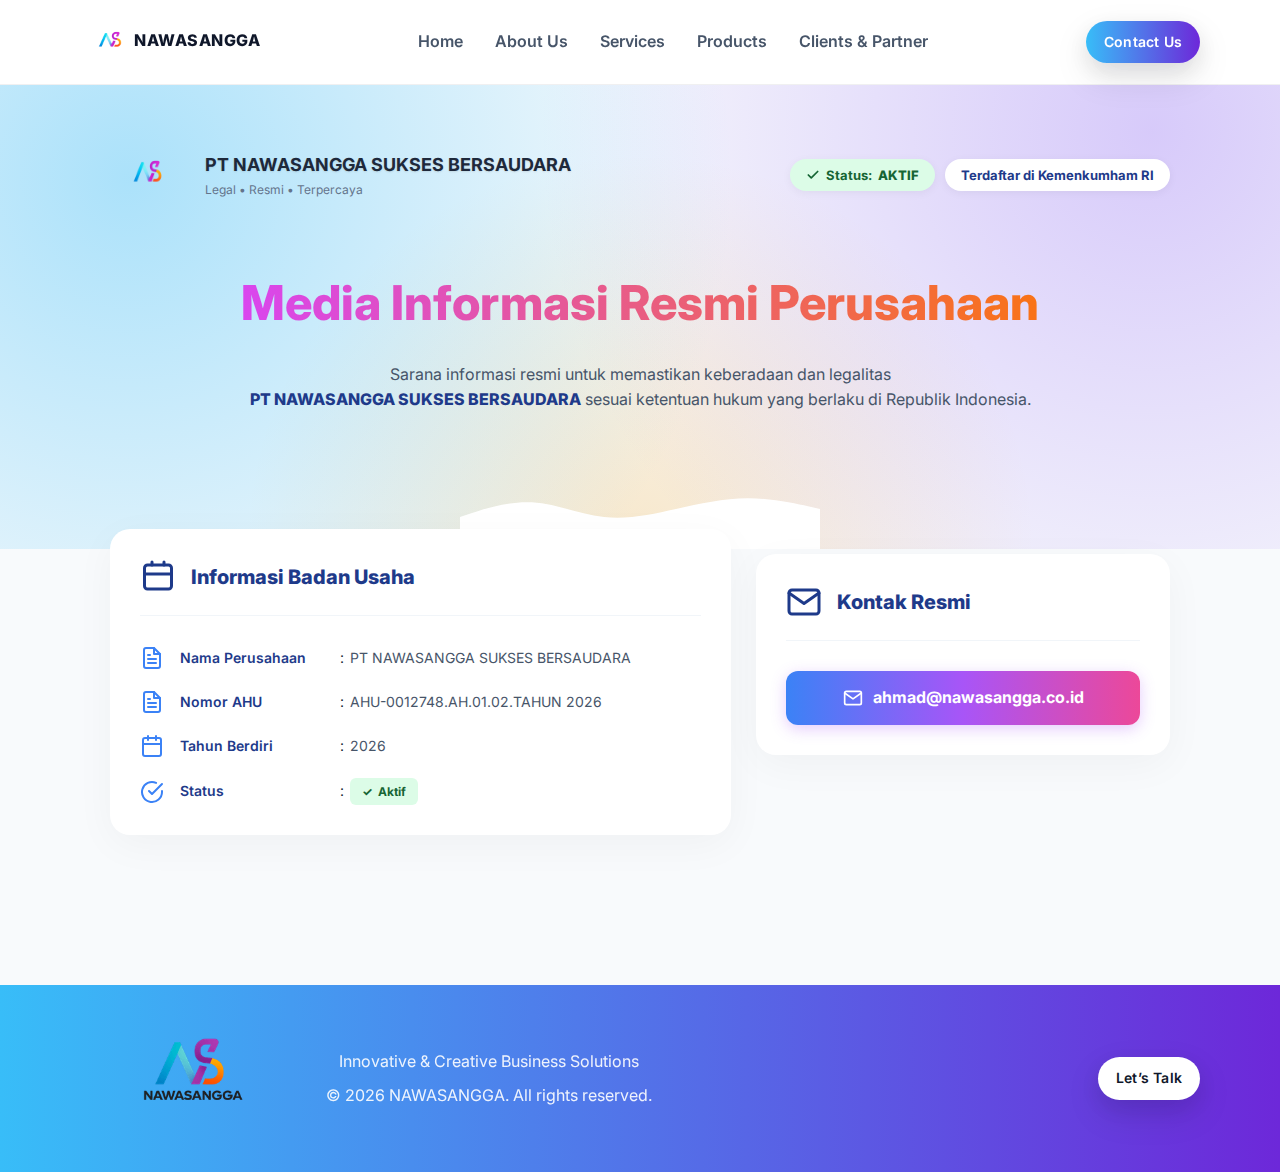
<file: company-verification.html>
<!doctype html>
<html lang="id">

<head>
  <meta charset="UTF-8" />
  <meta name="viewport" content="width=device-width, initial-scale=1.0" />
  <title>Nawasangga — Innovative Solutions</title>
  <!-- Primary favicon (WAJIB, Chrome fallback) -->
  <link rel="icon" href="favicon.ico" />

  <!-- Standard favicons -->
  <link rel="icon" type="image/png" sizes="16x16" href="favicon-16.png" />
  <link rel="icon" type="image/png" sizes="32x32" href="favicon-32.png" />
  <link rel="icon" type="image/png" sizes="48x48" href="favicon-48.png" />
  <link rel="icon" type="image/png" sizes="64x64" href="favicon-64.png" />
  <link rel="icon" type="image/png" sizes="128x128" href="favicon-128.png" />
  <link rel="icon" type="image/png" sizes="256x256" href="favicon-256.png" />

  <!-- Apple iOS -->
  <link rel="apple-touch-icon" sizes="180x180" href="apple-touch-icon.png" />

  <!-- Android / PWA -->
  <link rel="manifest" href="site.webmanifest" />

  <!-- Theme color (mobile browser UI) -->
  <meta name="theme-color" content="#0F172A" />

  <link rel="preconnect" href="https://fonts.googleapis.com" />
  <link rel="preconnect" href="https://fonts.gstatic.com" crossorigin />
  <link href="https://fonts.googleapis.com/css2?family=Inter:wght@300;400;500;600;700;800&display=swap"
    rel="stylesheet" />
  <link rel="stylesheet" href="style.css" />
</head>

<body>
  <header class="site-header" id="header">
    <div class="container nav">
      <a href="index.html" class="brand">
        <img loading="lazy" src="images/ic-logo-ns-only.png" alt="Nawasangga" />
        <span class="brand-text">NAWASANGGA</span>
      </a>
      <nav class="main-nav" aria-label="Primary">
        <ul>
          <li><a class="nav-link active" href="index.html">Home</a></li>
          <li><a class="nav-link" href="index.html#about">About Us</a></li>
          <li><a class="nav-link" href="our-services.html">Services</a></li>
          <li><a class="nav-link" href="our-products.html">Products</a></li>
          <li><a class="nav-link" href="index.html#clients">Clients & Partner</a></li>
        </ul>
      </nav>
      <a href="index.html#contact" class="btn btn-cta">Contact Us</a>
      <button class="nav-toggle" aria-label="Toggle menu">
        <span></span><span></span><span></span>
      </button>
    </div>
  </header>

  <!-- Company Verification Section Redesign -->
  <main class="cv-redesign">
    <section class="cv-hero">
      <div class="cv-hero-top">
        <div class="cv-brand">
          <img loading="lazy" src="images/ic-logo-ns-only.png" alt="Logo">
          <div class="cv-brand-info">
            <h2>PT NAWASANGGA SUKSES BERSAUDARA</h2>
            <p>Legal • Resmi • Terpercaya</p>
          </div>
        </div>
        <div class="cv-status-badges">
          <div class="cv-badge status">
            <svg width="14" height="14" viewBox="0 0 24 24" fill="none" stroke="currentColor" stroke-width="3"
              stroke-linecap="round" stroke-linejoin="round">
              <polyline points="20 6 9 17 4 12"></polyline>
            </svg>
            Status: <span>AKTIF</span>
          </div>
          <div class="cv-badge legal">
            Terdaftar di Kemenkumham RI
          </div>
        </div>
      </div>

      <div class="cv-hero-content">
        <h1>Media Informasi Resmi Perusahaan</h1>
        <p>
          Sarana informasi resmi untuk memastikan keberadaan dan legalitas<br>
          <span class="bold-text">PT NAWASANGGA SUKSES BERSAUDARA</span> sesuai ketentuan hukum yang berlaku di Republik
          Indonesia.
        </p>
      </div>

      <div class="cv-wave">
        <svg xmlns="http://www.w3.org/2000/svg" viewBox="0 0 1440 320">
          <path fill="#ffffff" fill-opacity="1"
            d="M0,192L48,176C96,160,192,128,288,133.3C384,139,480,181,576,192C672,203,768,181,864,160C960,139,1056,117,1152,117.3C1248,117,1344,139,1392,149.3L1440,160L1440,320L1392,320C1344,320,1248,320,1152,320C1056,320,960,320,864,320C768,320,672,320,576,320C480,320,384,320,288,320C192,320,96,320,48,320L0,320Z">
          </path>
        </svg>
      </div>
    </section>

    <section class="cv-main">
      <div class="cv-grid">
        <!-- Left Column: Business Info -->
        <div class="cv-card">
          <div class="cv-card-title">
            <svg viewBox="0 0 24 24" fill="none" stroke="currentColor" stroke-width="2" stroke-linecap="round"
              stroke-linejoin="round">
              <rect x="3" y="4" width="18" height="16" rx="2"></rect>
              <line x1="16" y1="2" x2="16" y2="4"></line>
              <line x1="8" y1="2" x2="8" y2="4"></line>
              <line x1="3" y1="10" x2="21" y2="10"></line>
            </svg>
            Informasi Badan Usaha
          </div>
          <div class="cv-info-list">
            <div class="cv-info-row">
              <svg class="cv-info-icon" viewBox="0 0 24 24" fill="none" stroke="currentColor" stroke-width="2"
                stroke-linecap="round" stroke-linejoin="round">
                <path d="M14 2H6a2 2 0 0 0-2 2v16a2 2 0 0 0 2 2h12a2 2 0 0 0 2-2V8z"></path>
                <polyline points="14 2 14 8 20 8"></polyline>
                <line x1="16" y1="13" x2="8" y2="13"></line>
                <line x1="16" y1="17" x2="8" y2="17"></line>
                <polyline points="10 9 9 9 8 9"></polyline>
              </svg>
              <span class="cv-info-label">Nama Perusahaan</span>
              <span>:</span>
              <span class="cv-info-value">PT NAWASANGGA SUKSES BERSAUDARA</span>
            </div>
            <div class="cv-info-row">
              <svg class="cv-info-icon" viewBox="0 0 24 24" fill="none" stroke="currentColor" stroke-width="2"
                stroke-linecap="round" stroke-linejoin="round">
                <path d="M14 2H6a2 2 0 0 0-2 2v16a2 2 0 0 0 2 2h12a2 2 0 0 0 2-2V8z"></path>
                <polyline points="14 2 14 8 20 8"></polyline>
                <line x1="16" y1="13" x2="8" y2="13"></line>
                <line x1="16" y1="17" x2="8" y2="17"></line>
                <polyline points="10 9 9 9 8 9"></polyline>
              </svg>
              <span class="cv-info-label">Nomor AHU</span>
              <span>:</span>
              <span class="cv-info-value">AHU-0012748.AH.01.02.TAHUN 2026</span>
            </div>
            <div class="cv-info-row">
              <svg class="cv-info-icon" viewBox="0 0 24 24" fill="none" stroke="currentColor" stroke-width="2"
                stroke-linecap="round" stroke-linejoin="round">
                <rect x="3" y="4" width="18" height="18" rx="2" ry="2"></rect>
                <line x1="16" y1="2" x2="16" y2="6"></line>
                <line x1="8" y1="2" x2="8" y2="6"></line>
                <line x1="3" y1="10" x2="21" y2="10"></line>
              </svg>
              <span class="cv-info-label">Tahun Berdiri</span>
              <span>:</span>
              <span class="cv-info-value">2026</span>
            </div>
            <div class="cv-info-row">
              <svg class="cv-info-icon" viewBox="0 0 24 24" fill="none" stroke="currentColor" stroke-width="2"
                stroke-linecap="round" stroke-linejoin="round">
                <path d="M22 11.08V12a10 10 0 1 1-5.93-9.14"></path>
                <polyline points="22 4 12 14.01 9 11.01"></polyline>
              </svg>
              <span class="cv-info-label">Status</span>
              <span>:</span>
              <span class="cv-info-value">
                <span class="cv-status-pill">Aktif</span>
              </span>
            </div>
            <!-- <div class="cv-info-row">
              <svg class="cv-info-icon" viewBox="0 0 24 24" fill="none" stroke="currentColor" stroke-width="2"
                stroke-linecap="round" stroke-linejoin="round">
                <path d="M20 7h-9"></path>
                <path d="M14 4.7L12 7l2 2.3"></path>
                <path d="M4 17h9"></path>
                <path d="M10 14.7l2 2.3-2 2.3"></path>
                <circle cx="7" cy="7" r="3"></circle>
                <circle cx="17" cy="17" r="3"></circle>
              </svg>
              <span class="cv-info-label">Bidang Usaha</span>
              <span>:</span>
              <span class="cv-info-value">Aktivitas Konsultasi Komputer dan Manajemen, Fasilitas Kumpulan Lainnya (KBLI:
                62029)</span>
            </div> -->
          </div>
        </div>

        <!-- Right Column: Location & Contact -->
        <div class="cv-right">
          <!-- <div class="cv-card">
            <div class="cv-card-title">
              <svg viewBox="0 0 24 24" fill="none" stroke="currentColor" stroke-width="2" stroke-linecap="round"
                stroke-linejoin="round">
                <path d="M21 10c0 7-9 13-9 13s-9-6-9-13a9 9 0 0 1 18 0z"></path>
                <circle cx="12" cy="10" r="3"></circle>
              </svg>
              Domisili & Alamat Terdaftar
            </div>
            <div class="cv-info-row">
              <svg class="cv-info-icon" viewBox="0 0 24 24" fill="none" stroke="currentColor" stroke-width="2"
                stroke-linecap="round" stroke-linejoin="round">
                <path d="M21 10c0 7-9 13-9 13s-9-6-9-13a9 9 0 0 1 18 0z"></path>
                <circle cx="12" cy="10" r="3"></circle>
              </svg>
              <span class="cv-info-value" style="padding-left: 10px;">
                MTH Square, Jl. Letjen M.T. Haryono No.Kav 10 GF A-04, Jakarta Timur
              </span>
            </div>
            <div class="cv-map-container">
              <img src="images/map-placeholder-new.png" alt="Map" class="cv-map-image">
              <a href="https://maps.google.com" target="_blank" class="cv-map-overlay">Lihat di Google Maps</a>
            </div>
          </div> -->

          <div class="cv-card cv-contact-card">
            <div class="cv-card-title">
              <svg viewBox="0 0 24 24" fill="none" stroke="currentColor" stroke-width="2" stroke-linecap="round"
                stroke-linejoin="round">
                <path d="M4 4h16c1.1 0 2 .9 2 2v12c0 1.1-.9 2-2 2H4c-1.1 0-2-.9-2-2V6c0-1.1.9-2 2-2z"></path>
                <polyline points="22,6 12,13 2,6"></polyline>
              </svg>
              Kontak Resmi
            </div>
            <a href="mailto:ahmad@nawasangga.com" class="cv-email-btn">
              <svg width="20" height="20" viewBox="0 0 24 24" fill="none" stroke="currentColor" stroke-width="2"
                stroke-linecap="round" stroke-linejoin="round">
                <path d="M4 4h16c1.1 0 2 .9 2 2v12c0 1.1-.9 2-2 2H4c-1.1 0-2-.9-2-2V6c0-1.1.9-2 2-2z"></path>
                <polyline points="22,6 12,13 2,6"></polyline>
              </svg>
              ahmad@nawasangga.co.id
            </a>
          </div>
        </div>
      </div>
    </section>
  </main>
  <!-- Footer section -->
  <footer class="site-footer" id="contact">
    <div class="container footer-inner">
      <div class="footer-brand">
        <img loading="lazy" src="images/ic-logo-ns-transparan.png" alt="Nawasangga" />
        <div class="footer-text-vertical">
          <p>Innovative & Creative Business Solutions</p>
          <p>&copy; 2026 NAWASANGGA. All rights reserved.</p>
        </div>
      </div>
      <div class="footer-cta">
        <a href="mailto:ahmad@nawasangga.co.id" class="btn btn-cta invert">Let’s Talk</a>
      </div>
    </div>
  </footer>
  <script src="script.js"></script>
</body>

</html>
</file>
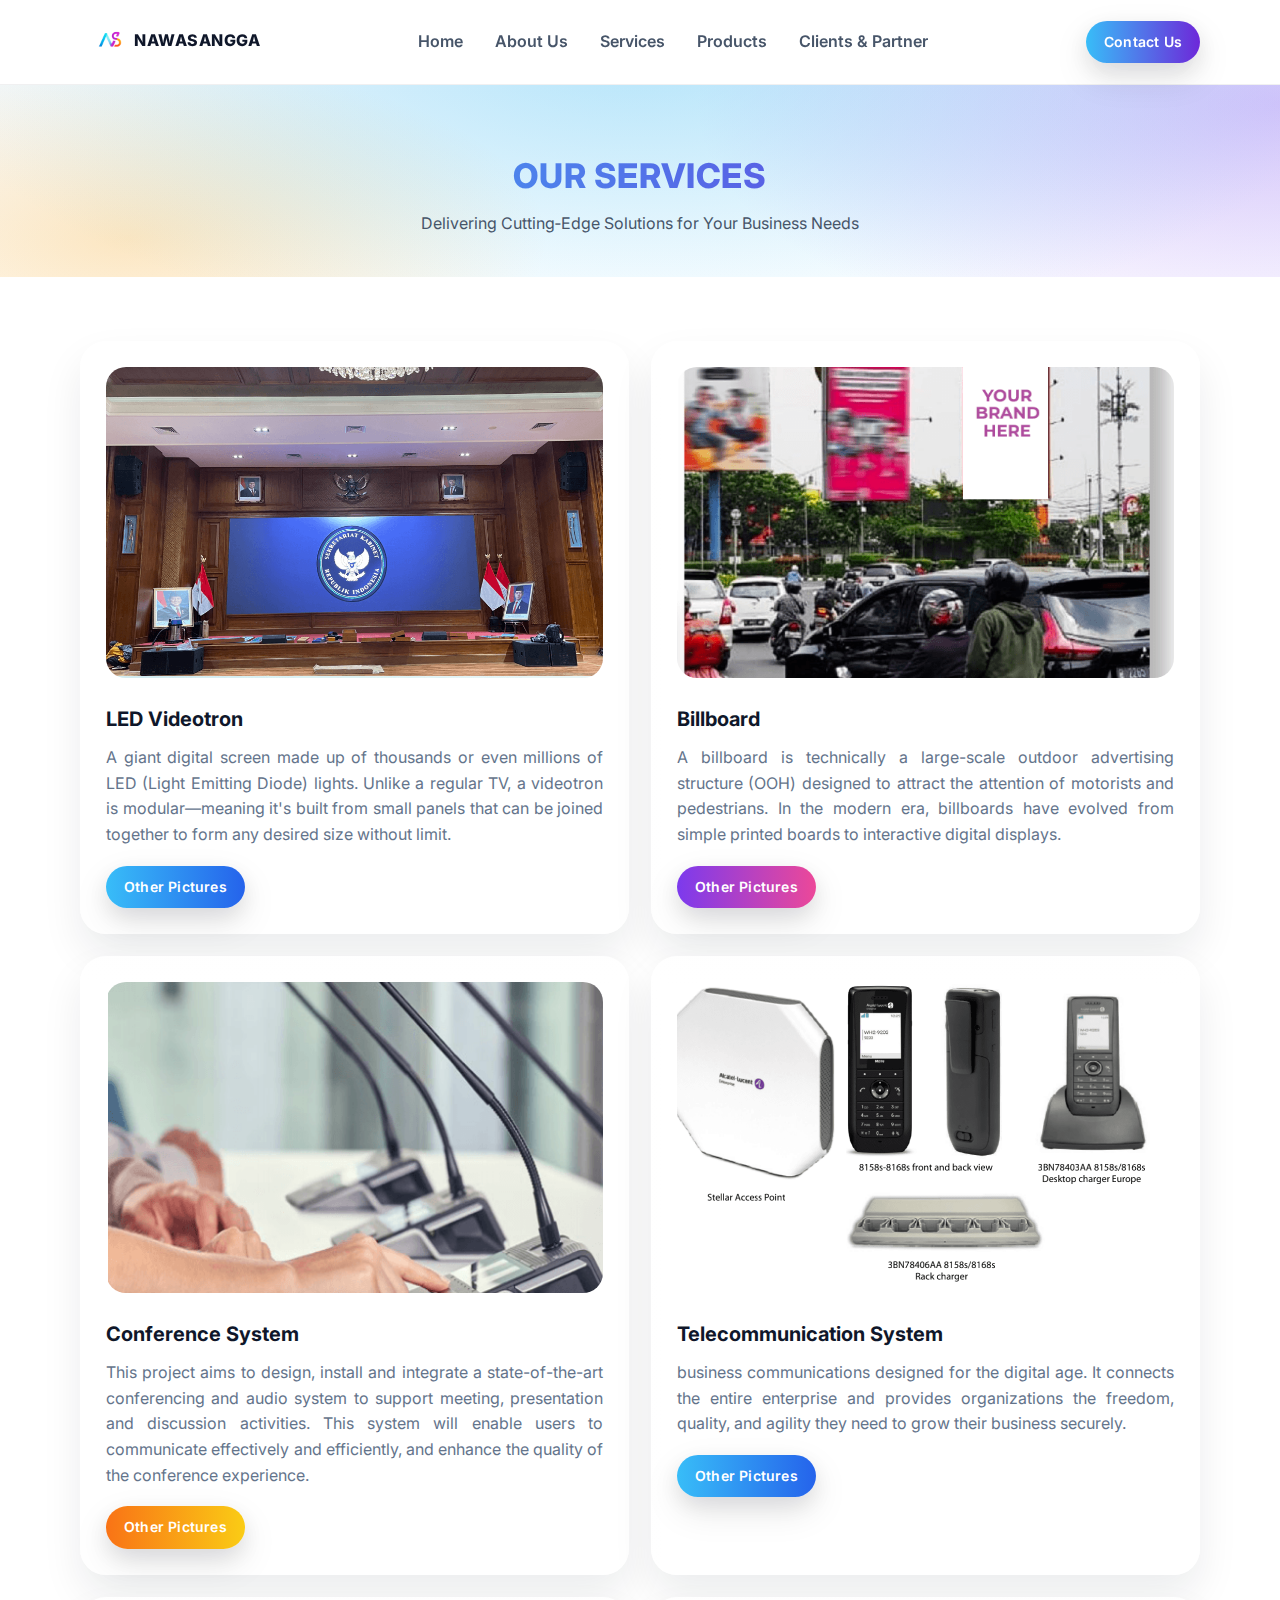
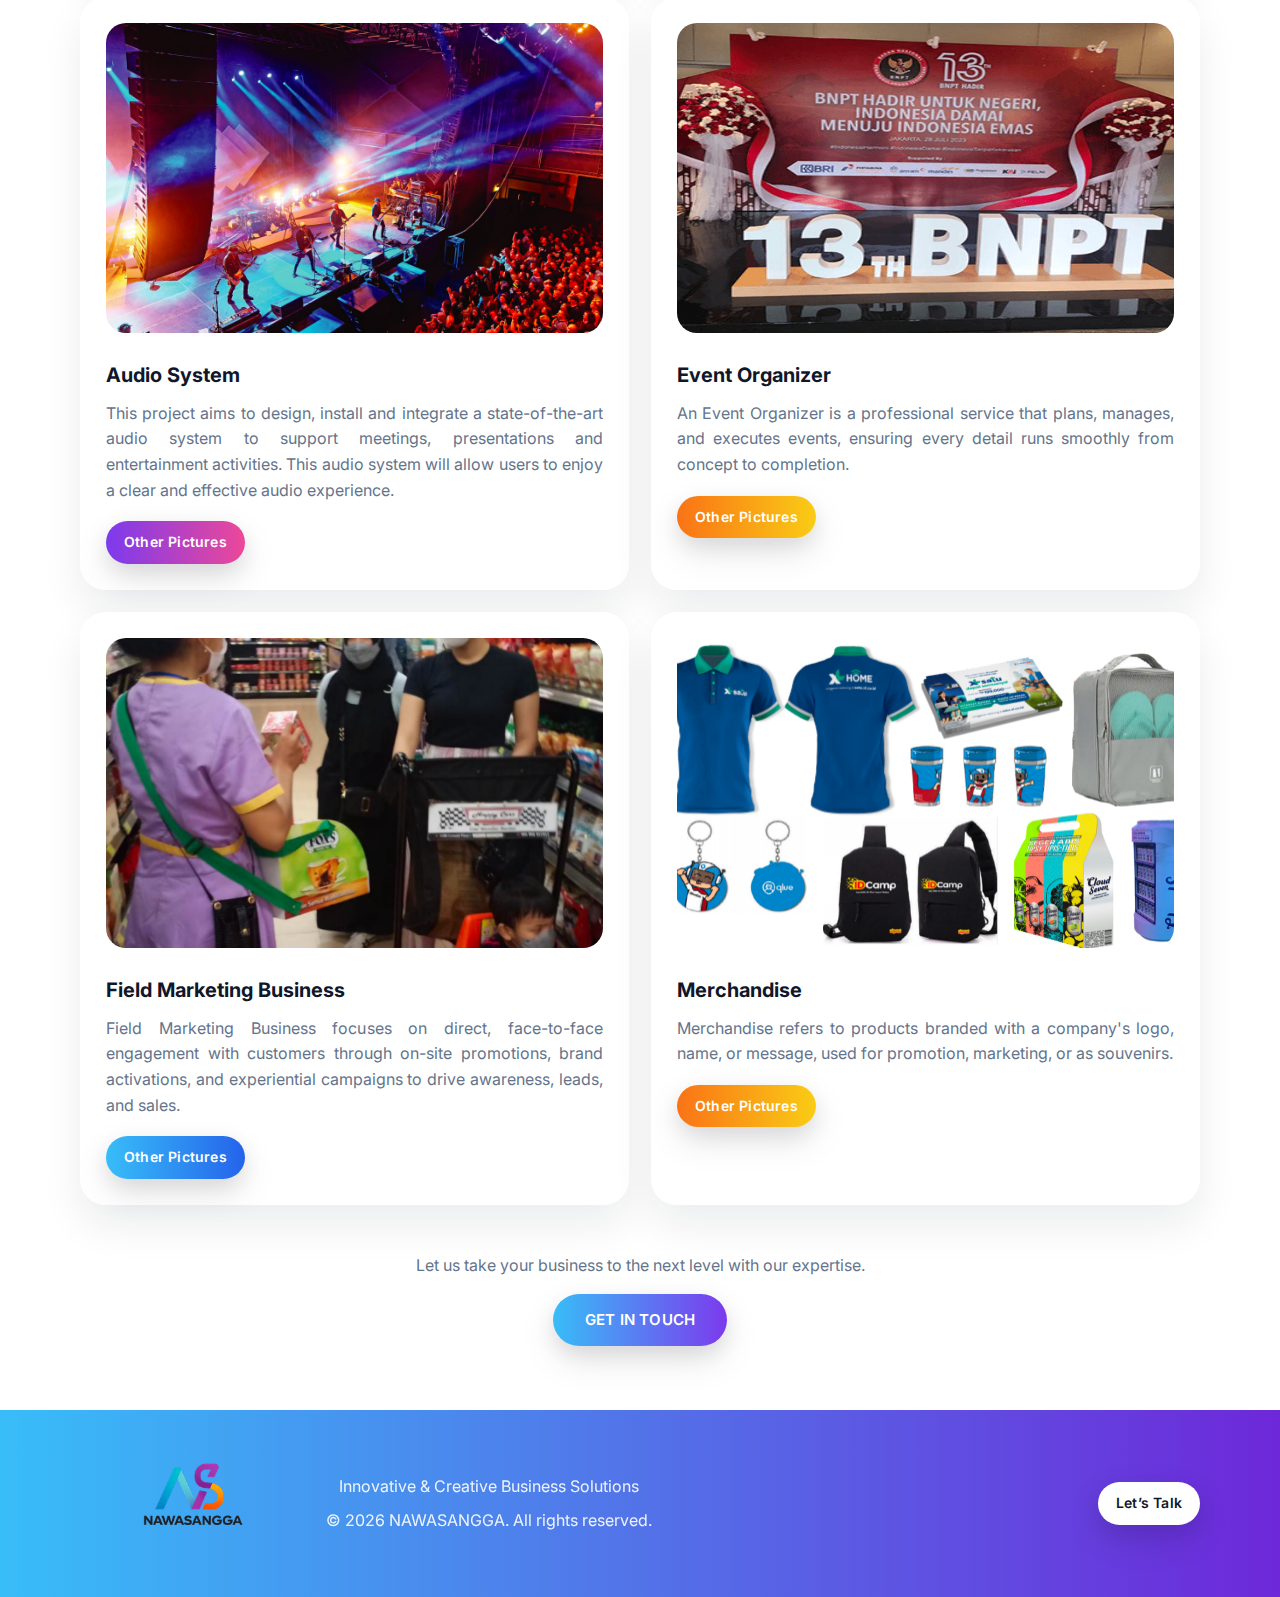
<file: our-services.html>
<!doctype html>
<html lang="id">

<head>
  <meta charset="UTF-8" />
  <meta name="viewport" content="width=device-width, initial-scale=1.0" />
  <title>Our Services | Innovative & Creative Business Solutions – Nawasangga</title>
  <meta name="description"
    content="Explore Nawasangga services including business strategy, digital solutions, branding, and innovation consulting for modern businesses." />
  <!-- Primary favicon (WAJIB, Chrome fallback) -->
  <link rel="icon" href="favicon.ico" />

  <!-- Standard favicons -->
  <link rel="icon" type="image/png" sizes="16x16" href="favicon-16.png" />
  <link rel="icon" type="image/png" sizes="32x32" href="favicon-32.png" />
  <link rel="icon" type="image/png" sizes="48x48" href="favicon-48.png" />
  <link rel="icon" type="image/png" sizes="64x64" href="favicon-64.png" />
  <link rel="icon" type="image/png" sizes="128x128" href="favicon-128.png" />
  <link rel="icon" type="image/png" sizes="256x256" href="favicon-256.png" />

  <!-- Apple iOS -->
  <link rel="apple-touch-icon" sizes="180x180" href="apple-touch-icon.png" />

  <!-- Android / PWA -->
  <link rel="manifest" href="site.webmanifest" />

  <!-- Theme color (mobile browser UI) -->
  <meta name="theme-color" content="#0F172A" />

  <link rel="preconnect" href="https://fonts.googleapis.com" />
  <link rel="preconnect" href="https://fonts.gstatic.com" crossorigin />
  <link href="https://fonts.googleapis.com/css2?family=Inter:wght@300;400;500;600;700;800&display=swap"
    rel="stylesheet" />
  <link rel="stylesheet" href="style.css" />
</head>

<body>
  <header class="site-header" id="header">
    <div class="container nav">
      <a href="index.html" class="brand">
        <img loading="lazy" src="images/ic-logo-ns-only.png" alt="Nawasangga" />
        <span class="brand-text">NAWASANGGA</span>
      </a>
      <nav class="main-nav" aria-label="Primary">
        <ul>
          <li><a class="nav-link" href="index.html">Home</a></li>
          <li><a class="nav-link" href="index.html#about">About Us</a></li>
          <li><a class="nav-link" href="our-services.html">Services</a></li>
          <li><a class="nav-link" href="our-products.html">Products</a></li>
          <li><a class="nav-link" href="index.html#clients">Clients & Partner</a></li>
        </ul>
      </nav>
      <a href="index.html#contact" class="btn btn-cta">Contact Us</a>
      <button class="nav-toggle" aria-label="Toggle menu">
        <span></span><span></span><span></span>
      </button>
    </div>
  </header>

  <main>
    <section class="services-hero">
      <div class="hero-bg" aria-hidden="true"></div>
      <div class="container hero-container">
        <h1>OUR SERVICES</h1>
        <p class="subtitle">
          Delivering Cutting‑Edge Solutions for Your Business Needs
        </p>
      </div>
    </section>

    <!-- LED Videotron Section-->
    <section class="services" aria-label="Our Services">
      <div class="services-bg"></div>
      <div class="container">
        <div class="services-grid">
          <article class="service-card">
            <img loading="lazy" src="images/services/led-videotron/img-led-indoor2.png" alt="LED Display" />
            <h3 class="blue">LED Videotron</h3>
            <p>
              A giant digital screen made up of thousands or even millions of LED (Light Emitting Diode) lights. Unlike
              a regular TV, a videotron is modular—meaning it's built from small panels that can be joined together to
              form any desired size without limit.
            </p>
            <a href="javascript:void(0)" class="btn blue" onclick="openPopup('ledPopup')">Other Pictures</a>
          </article>

          <article class="service-card">
            <img loading="lazy" src="images/services/billboard/img-billboard.png" alt="Billboard" />
            <h3 class="purple">Billboard</h3>
            <p>
              A billboard is technically a large-scale outdoor advertising structure (OOH) designed to attract the
              attention of motorists and pedestrians. In the modern era, billboards have evolved from simple printed
              boards to interactive digital displays.
            </p>
            <a href="javascript:void(0)" class="btn purple" onclick="openPopup('billboardPopup')">Other Pictures</a>
          </article>

          <article class="service-card">
            <img loading="lazy" src="images/services/conference-system/img-conference.png" alt="Creative Marketing" />
            <h3 class="orange">Conference System</h3>
            <p>
              This project aims to design, install and integrate a state-of-the-art conferencing and audio system to
              support meeting, presentation and discussion activities. This system will enable users to communicate
              effectively and efficiently, and enhance the quality of the conference experience.
            </p>
            <a href="javascript:void(0)" class="btn orange" onclick="openPopup('conferencePopup')">Other Pictures</a>
          </article>

          <article class="service-card">
            <img loading="lazy" src="images/services/telecomunication-system/img-tele.png" alt="Audio Visual" />
            <h3 class="blue">Telecommunication System</h3>
            <p>
              business communications designed for the digital age. It connects the entire enterprise and
              provides organizations the freedom, quality, and agility they need to grow their business securely.
            </p>
            <a href="javascript:void(0)" class="btn blue" onclick="openPopup('telecommunicationPopup')">Other
              Pictures</a>
          </article>

          <article class="service-card">
            <img loading="lazy" src="images/services/audio-system/img-audio-system.png" alt="Audio System" />
            <h3 class="purple">Audio System</h3>
            <p>
              This project aims to design, install and integrate a state-of-the-art audio system to support meetings,
              presentations and entertainment activities. This audio system will allow users to enjoy a clear and
              effective audio experience.
            </p>
            <a href="javascript:void(0)" class="btn purple" onclick="openPopup('audioSystemPopup')">Other Pictures</a>
          </article>

          <article class="service-card">
            <img loading="lazy" src="images/services/event-organizer/img-eo.png" alt="Event Organizer" />
            <h3 class="orange">Event Organizer</h3>
            <p>An Event Organizer is a professional service that plans, manages, and executes events, ensuring every
              detail runs smoothly from concept to completion.</p>
            <a href="javascript:void(0)" class="btn orange" onclick="openPopup('eventOrganizerPopup')">Other
              Pictures</a>
          </article>

          <article class="service-card">
            <img loading="lazy" src="images/services/field-marketing/img-marketing1.png" alt="Field Marketing" />
            <h3 class="blue">Field Marketing Business</h3>
            <p>Field Marketing Business focuses on direct, face-to-face engagement with customers through on-site
              promotions, brand activations, and experiential campaigns to drive awareness, leads, and sales.</p>
            <a href="javascript:void(0)" class="btn blue" onclick="openPopup('fieldMarketingPopup')">Other
              Pictures</a>
          </article>

          <article class="service-card">
            <img loading="lazy" src="images/services/merchandise/img-merchandise.png" alt="Merchandise" />
            <h3 class="orange">Merchandise</h3>
            <p>Merchandise refers to products branded with a company's logo, name, or message, used for promotion,
              marketing, or as souvenirs.</p>
            <a href="javascript:void(0)" class="btn orange" onclick="openPopup('merchandisePopup')">Other
              Pictures</a>
          </article>
        </div>

        <div class="services-cta">
          <p>
            Let us take your business to the next level with our expertise.
          </p>
          <a href="index.html#contact" class="btn cta">GET IN TOUCH</a>
        </div>
      </div>
    </section>

    <!-- LED Display Solutions Popup Modal -->
    <div class="modal-overlay" id="ledPopup">
      <div class="modal-content">
        <button class="modal-close" onclick="closePopup('ledPopup')" aria-label="Close popup">
          &times;
        </button>
        <div class="modal-slider-container">
          <div class="modal-slides" id="ledSlides">
            <!-- Slide 1 -->
            <div class="modal-slide">
              <img loading="lazy" src="images/services/led-videotron/img-led-indoor1.png" alt="Billboard LED" />
              <h4>LED Billboards</h4>
              <p>
                Dynamic LED billboard solutions that ensure maximum visibility
                day and night for your brand.
              </p>
            </div>
            <!-- Slide 2 -->
            <div class="modal-slide">
              <img loading="lazy" src="images/services/led-videotron/img-led-indoor.png" alt="LED Indoor" />
              <h4>Media Interaktif LED Indoor</h4>
              <p>
                An indoor LED screen in the office area of ​​the Indonesian Ministry of Defense that displays
                public communication content and interactive media in a modern and professional manner.
              </p>
            </div>
            <!-- Slide 3 -->
            <div class="modal-slide">
              <img loading="lazy" src="images/services/led-videotron/img-led-indoor2.png" alt="LED Indoor" />
              <h4>Official Meeting Room of the Indonesian Cabinet Secretariat</h4>
              <p>
                The courtroom display with indoor LED screen displays the identity of the Cabinet Secretariat of the
                Republic of Indonesia, supporting official and professional communication and information delivery.
              </p>
            </div>
            <!-- Slide 4 -->
            <div class="modal-slide">
              <img loading="lazy" src="images/services/led-videotron/img-led2.png" alt="LED Indoor" />
              <h4>Large-Scale Indoor LED Videotron Installation</h4>
              <p>
                The process of installing large indoor LED videotrons inside buildings, used to display promotional and
                communication visual content optimally.
              </p>
            </div>
            <!-- Slide 5 -->
            <div class="modal-slide">
              <img loading="lazy" src="images/services/led-videotron/img-led1.png" alt="Videotron" />
              <h4>Videotron Installation</h4>
              <p>
                High quality outdoor and indoor videotron displays for
                impactful advertising that grabs attention instantly.
              </p>
            </div>
          </div>
          <button class="modal-prev" aria-label="Previous image" onclick="moveSlide('ledSlides', -1)">
            &#10094;
          </button>
          <button class="modal-next" aria-label="Next image" onclick="moveSlide('ledSlides', 1)">
            &#10095;
          </button>
        </div>
      </div>
    </div>

    <!-- Billboard Popup Modal -->
    <div class="modal-overlay" id="billboardPopup">
      <div class="modal-content">
        <button class="modal-close" onclick="closePopup('billboardPopup')" aria-label="Close popup">
          &times;
        </button>
        <div class="modal-slider-container">
          <div class="modal-slides" id="billboardSlides">
            <!-- Slide 1 -->
            <div class="modal-slide">
              <img loading="lazy" src="images/services/billboard/img-billboard1.png" alt="Videotron" />
              <h4>Billboard Iklan di Kawasan Perkotaan Ramai Lalu Lintas</h4>
              <p>
                Digital billboards installed on main city roads with heavy traffic are ideal for increasing brand
                visibility and exposure to road users.
              </p>
            </div>
            <!-- Slide 2 -->
            <div class="modal-slide">
              <img loading="lazy" src="images/services/billboard/img-billboard2.png" alt="Billboard LED" />
              <h4>Billboard Vertikal di Jalan Perkotaan</h4>
              <p>
                Vertical billboards installed on city roads with active traffic are effective in attracting the
                attention of drivers and pedestrians.
              </p>
            </div>
          </div>
          <button class="modal-prev" aria-label="Previous image" onclick="moveSlide('billboardSlides', -1)">
            &#10094;
          </button>
          <button class="modal-next" aria-label="Next image" onclick="moveSlide('billboardSlides', 1)">
            &#10095;
          </button>
        </div>
      </div>
    </div>
  </main>

  <!-- Conference System Popup Modal -->
  <div class="modal-overlay" id="conferencePopup">
    <div class="modal-content">
      <button class="modal-close" onclick="closePopup('conferencePopup')" aria-label="Close popup">
        &times;
      </button>
      <div class="modal-slider-container">
        <div class="modal-slides" id="conferenceSlides">
          <!-- Slide 1 -->
          <div class="modal-slide">
            <img loading="lazy" src="images/services/conference-system/img-conference1.png" alt="Videotron" />
            <h4>Sistem Mikrofon Konferensi Modern</h4>
            <p>
              A series of conference microphones used in meetings or official gatherings, supports clear and structured
              communication.
            </p>
          </div>
          <!-- Slide 2 -->
          <div class="modal-slide">
            <img loading="lazy" src="images/services/conference-system/img-conference2.png" alt="Billboard LED" />
            <h4>Microphone Conference System Digital</h4>
            <p>
              A digital conference microphone system that supports clear and structured communication in meetings or
              official gatherings.
            </p>
          </div>
          <!-- Slide 3 -->
          <div class="modal-slide">
            <img loading="lazy" src="images/services/conference-system/img-conference3.png" alt="Billboard LED" />
            <h4>Confidea Digital Conference System Device</h4>
            <p>
              A series of digital conferencing devices consisting of a microphone unit, control screen, and smart
              battery charger to support efficient and professional modern meetings.
            </p>
          </div>
          <!-- Slide 4 -->
          <div class="modal-slide">
            <img loading="lazy" src="images/services/conference-system/img-conference4.png" alt="Billboard LED" />
            <h4>Confidea BP G4 Rechargeable Battery System</h4>
            <p>
              A smart battery system for the Confidea wireless conference system, providing long-lasting power and
              efficient battery management for seamless meetings.
            </p>
          </div>
          <!-- Slide 5 -->
          <div class="modal-slide">
            <img loading="lazy" src="images/services/conference-system/img-conference5.png" alt="Billboard LED" />
            <h4>Confidea WAP G4 Wireless Access Point</h4>
            <p>
              The Confidea WAP G4 wireless access point device functions as a stable and reliable wireless conference
              system connectivity center.
            </p>
          </div>
        </div>
        <button class="modal-prev" aria-label="Previous image" onclick="moveSlide('conferenceSlides', -1)">
          &#10094;
        </button>
        <button class="modal-next" aria-label="Next image" onclick="moveSlide('conferenceSlides', 1)">
          &#10095;
        </button>
      </div>
    </div>
  </div>

  <!-- Telecommunication System Popup Modal -->
  <div class="modal-overlay" id="telecommunicationPopup">
    <div class="modal-content">
      <button class="modal-close" onclick="closePopup('telecommunicationPopup')" aria-label="Close popup">
        &times;
      </button>
      <div class="modal-slider-container">
        <div class="modal-slides" id="telecommunicationSlides">
          <!-- Slide 1 -->
          <div class="modal-slide">
            <img loading="lazy" src="images/services/telecomunication-system/img-tele1.png" alt="Videotron" />
            <h4>Alcatel-Lucent Enterprise M8 DeskPhone</h4>
            <p>
              Alcatel-Lucent Enterprise M8 DeskPhone is a compact and reliable IP desk phone designed for everyday
              business communication, offering clear audio quality and an intuitive user interface for efficient office
              use.
            </p>
          </div>
          <!-- Slide 2 -->
          <div class="modal-slide">
            <img loading="lazy" src="images/services/telecomunication-system/img-tele2.png" alt="Billboard LED" />
            <h4>Alcatel-Lucent OXO Connect Evolution</h4>
            <p>
              Alcatel-Lucent OXO Connect Evolution is a scalable phone system based on a robust, connected and converged
              communication platform for businesses with up to 300 users. OXO Connect Evolution oers built-in access to
              the cloud-based, Alcatel-Lucent Rainbow™ collaboration service.
            </p>
          </div>
          <!-- Slide 3 -->
          <div class="modal-slide">
            <img loading="lazy" src="images/services/telecomunication-system/img-tele3.png" alt="Billboard LED" />
            <h4>ALE DeskPhones Essential range</h4>
            <p>
              ALE DeskPhones Essential range is a line of essential desk phones designed to provide reliable and
              easy-to-use communication for everyday business needs, combining essential telephony features with a
              compact and user-friendly design.
            </p>
          </div>
          <!-- Slide 4 -->
          <div class="modal-slide">
            <img loading="lazy" src="images/services/telecomunication-system/img-tele4.png" alt="Billboard LED" />
            <h4>ALE DeskPhones Essential Range</h4>
            <p>
              ALE DeskPhones Essential range is a line of essential desk phones designed to provide reliable and
              easy-to-use communication for everyday business needs, combining essential telephony features with a
              compact and user-friendly design.
            </p>
          </div>
        </div>
        <button class="modal-prev" aria-label="Previous image" onclick="moveSlide('telecommunicationSlides', -1)">
          &#10094;
        </button>
        <button class="modal-next" aria-label="Next image" onclick="moveSlide('telecommunicationSlides', 1)">
          &#10095;
        </button>
      </div>
    </div>
  </div>

  <!-- Audio System Popup Modal -->
  <div class="modal-overlay" id="audioSystemPopup">
    <div class="modal-content">
      <button class="modal-close" onclick="closePopup('audioSystemPopup')" aria-label="Close popup">
        &times;
      </button>
      <div class="modal-slider-container">
        <div class="modal-slides" id="audioSystemSlides">
          <!-- Slide 1 -->
          <div class="modal-slide">
            <img loading="lazy" src="images/services/audio-system/img-audio-system1.png" alt="Audio System" />
            <h4>Professional Audio Mixing Console</h4>
            <p>
              Professional audio mixing console is a high-quality audio mixing console designed for professional audio
              applications, offering clear audio quality and an intuitive user interface for efficient audio mixing.
            </p>
          </div>
          <!-- Slide 2 -->
          <div class="modal-slide">
            <img loading="lazy" src="images/services/audio-system/img-audio-system2.png" alt="Audio System" />
            <h4>Professional Audio Equipment Set</h4>
            <p>
              Professional audio equipment set is a set of professional audio equipment designed for professional audio
              applications, offering clear audio quality and an intuitive user interface for efficient audio mixing.
            </p>
          </div>
          <!-- Slide 3 -->
          <div class="modal-slide">
            <img loading="lazy" src="images/services/audio-system/img-audio-system3.png" alt="Audio System" />
            <h4>Professional Sound System Package</h4>
            <p>
              Professional sound system package is a set of professional sound system equipment designed for
              professional
              sound system applications, offering clear sound quality and an intuitive user interface for efficient
              sound
              mixing.
            </p>
          </div>
        </div>
        <button class="modal-prev" aria-label="Previous image" onclick="moveSlide('audioSystemSlides', -1)">
          &#10094;
        </button>
        <button class="modal-next" aria-label="Next image" onclick="moveSlide('audioSystemSlides', 1)">
          &#10095;
        </button>
      </div>
    </div>
  </div>

  <!-- Event Organizer Popup Modal -->
  <div class="modal-overlay" id="eventOrganizerPopup">
    <div class="modal-content">
      <button class="modal-close" onclick="closePopup('eventOrganizerPopup')" aria-label="Close popup">
        &times;
      </button>
      <div class="modal-slider-container">
        <div class="modal-slides" id="eventOrganizerSlides">
          <!-- Slide 1 -->
          <div class="modal-slide">
            <img loading="lazy" src="images/services/event-organizer/img-eo1.png" alt="Event Organizer" />
            <h4>Exhibition Event Entrance Setup</h4>
            <p>
              A professionally designed exhibition entrance showcasing an official expo event with branded booths and
              organized event layout.
            </p>
          </div>
          <!-- Slide 2 -->
          <div class="modal-slide">
            <img loading="lazy" src="images/services/event-organizer/img-eo2.png" alt="Event Organizer" />
            <h4>Government Exhibition Booth Setup</h4>
            <p>
              An organized exhibition booth showcasing government programs, featuring informational displays and
              interactive media for public engagement.
            </p>
          </div>
        </div>
        <button class="modal-prev" aria-label="Previous image" onclick="moveSlide('eventOrganizerSlides', -1)">
          &#10094;
        </button>
        <button class="modal-next" aria-label="Next image" onclick="moveSlide('eventOrganizerSlides', 1)">
          &#10095;
        </button>
      </div>
    </div>
  </div>

  <!-- Field Marketing Popup Modal -->
  <div class="modal-overlay" id="fieldMarketingPopup">
    <div class="modal-content">
      <button class="modal-close" onclick="closePopup('fieldMarketingPopup')" aria-label="Close popup">
        &times;
      </button>
      <div class="modal-slider-container">
        <div class="modal-slides" id="fieldMarketingSlides">
          <!-- Slide 1 -->
          <div class="modal-slide">
            <img loading="lazy" src="images/services/field-marketing/img-marketing.png" alt="Field Marketing" />
            <h4>In-Store Field Marketing Activation</h4>
            <p>
              A field marketing staff engaging customers in a retail store by promoting products directly, creating
              personal interaction and immediate brand awareness.
            </p>
          </div>
          <!-- Slide 2 -->
          <div class="modal-slide">
            <img loading="lazy" src="images/services/field-marketing/img-marketing2.png" alt="Field Marketing" />
            <h4>Product Sampling Field Marketing Activity</h4>
            <p>
              A field marketing representative engaging consumers through direct product sampling to build brand
              awareness and trust.
            </p>
          </div>
          <!-- Slide 3 -->
          <div class="modal-slide">
            <img loading="lazy" src="images/services/field-marketing/img-marketing3.png" alt="Field Marketing" />
            <h4>Field Marketing Customer Assistance</h4>
            <p>
              A field marketing staff providing direct assistance and information to customers, ensuring a positive
              brand experience.
            </p>
          </div>
        </div>
        <button class="modal-prev" aria-label="Previous image" onclick="moveSlide('fieldMarketingSlides', -1)">
          &#10094;
        </button>
        <button class="modal-next" aria-label="Next image" onclick="moveSlide('fieldMarketingSlides', 1)">
          &#10095;
        </button>
      </div>
    </div>
  </div>

  <!-- Merchandise Popup Modal -->
  <div class="modal-overlay" id="merchandisePopup">
    <div class="modal-content">
      <button class="modal-close" onclick="closePopup('merchandisePopup')" aria-label="Close popup">
        &times;
      </button>
      <div class="modal-slider-container">
        <div class="modal-slides" id="merchandiseSlides">
          <!-- Slide 1 -->
          <div class="modal-slide">
            <img loading="lazy" src="images/services/merchandise/img-merchandise1.png" alt="Merchandise" />
            <h4>Merchandise Cloud Seven</h4>
            <p>
              Merchandise Cloud Seven is a merchandise product that is branded with a company's logo, name, or message,
              used for promotion, marketing, or as souvenirs.
            </p>
          </div>
        </div>
        <button class="modal-prev" aria-label="Previous image" onclick="moveSlide('merchandiseSlides', -1)">
          &#10094;
        </button>
        <button class="modal-next" aria-label="Next image" onclick="moveSlide('merchandiseSlides', 1)">
          &#10095;
        </button>
      </div>
    </div>
  </div>
  </main>

  <!-- Footer section -->
  <footer class="site-footer" id="contact">
    <div class="container footer-inner">
      <div class="footer-brand">
        <img loading="lazy" src="images/ic-logo-ns-transparan.png" alt="Nawasangga" />
        <div class="footer-text-vertical">
          <p>Innovative & Creative Business Solutions</p>
          <p>&copy; 2026 NAWASANGGA. All rights reserved.</p>
        </div>
      </div>
      <div class="footer-cta">
        <a href="mailto:ahmad@nawasangga.co.id" class="btn btn-cta invert">Let’s Talk</a>
      </div>
    </div>
  </footer>
  <script src="script.js"></script>
</body>

</html>
</file>
<file: style.css>
:root {
  --bg: #ffffff;
  --text: #0f172a;
  --muted: #475569;
  --primary: #6d28d9;
  --primary-2: #06b6d4;
  --accent: #38bdf8;
  --radius: 16px;
  --shadow: 0 10px 30px rgba(2, 6, 23, 0.06), 0 6px 16px rgba(2, 6, 23, 0.06);
}

* {
  box-sizing: border-box;
}

html,
body {
  height: 100%;
  scroll-behavior: smooth;
}

body {
  margin: 0;
  font-family:
    "Inter",
    system-ui,
    -apple-system,
    Segoe UI,
    Roboto,
    Arial,
    sans-serif;
  color: var(--text);
  background: var(--bg);
  line-height: 1.6;
}

/* Header / Nav */
.site-header {
  position: sticky;
  top: 0;
  z-index: 40;
  background: rgba(255, 255, 255, 0.8);
  backdrop-filter: blur(12px);
  border-bottom: 1px solid rgba(2, 6, 23, 0.06);
}

.nav {
  display: flex;
  align-items: center;
  justify-content: space-between;
  padding: 10px 0;
  gap: 16px;
}

.brand {
  display: flex;
  align-items: center;
  gap: 8px;
  text-decoration: none;
  color: inherit;
}

.brand img {
  width: 80px;
  height: 80px;
  object-fit: contain;
}

.brand-text {
  display: inline-flex;
  align-items: center;
  line-height: 1;
  font-weight: 800;
  margin-bottom: 5px;
  margin-left: -20px;
  letter-spacing: 0.5px;
}

.main-nav ul {
  display: flex;
  list-style: none;
  margin: 0;
  padding: 0;
  gap: 28px;
}

.main-nav a {
  display: inline-flex;
  align-items: center;
  color: var(--muted);
  text-decoration: none;
  font-weight: 600;
  padding: 10px 2px;
  position: relative;
}

.main-nav a.active::after,
.main-nav a:hover::after {
  content: "";
  position: absolute;
  left: 0;
  right: 0;
  bottom: 0;
  height: 3px;
  border-radius: 3px;
  background: linear-gradient(90deg, var(--accent), var(--primary));
}

.hero-image {
  display: flex;
  justify-content: center;
  align-items: center;
}

.hero-banner-slider {
  position: relative;
  width: 100%;
  height: auto;
}

.btn {
  display: inline-flex;
  align-items: center;
  justify-content: center;
  padding: 12px 18px;
  border-radius: 999px;
  text-decoration: none;
  font-weight: 700;
  letter-spacing: 0.2px;
  transition:
    transform 0.15s ease,
    box-shadow 0.15s ease,
    background-color 0.15s ease;
  box-shadow: var(--shadow);
}

.btn:hover {
  transform: translateY(-1px);
}

.btn-cta {
  background: linear-gradient(90deg, var(--accent), var(--primary));
  color: #fff;
  align-items: center;
  justify-content: center;
  border: none;
}

.btn-cta.invert {
  background: #fff;
  color: #0f172a;
}

.btn-primary {
  background: linear-gradient(90deg, var(--accent), var(--primary));
  color: #fff;
}

.btn-outline {
  background: #F59E0B;
  color: var(--text);
  border: 2px solid rgba(99, 102, 241, 0.25);
}

.nav-toggle {
  display: none;
  width: 44px;
  height: 44px;
  border: none;
  background: transparent;
  padding: 0;
  cursor: pointer;
}

.nav-toggle span {
  display: block;
  width: 26px;
  height: 2px;
  background: #0f172a;
  margin: 6px auto;
  border-radius: 2px;
}

/* Hero */
.hero {
  position: relative;
  padding: 72px 0 56px;
  overflow: hidden;
}

.hero-bg {
  position: absolute;
  inset: 0;
  /* background: linear-gradient(800px, #2ECAD5 0%, #ffffff 100%); */
  background:
    radial-gradient(1200px 500px at 50% -20%,
      rgba(56, 189, 248, 0.35),
      transparent 60%),
    radial-gradient(900px 400px at 100% 10%,
      rgba(139, 92, 246, 0.35),
      transparent 65%),
    radial-gradient(700px 300px at 10% 80%,
      rgba(245, 158, 11, 0.25),
      transparent 60%),
    linear-gradient(180deg, #f8fafc 0%, #ffffff 100%);
  pointer-events: none;
  z-index: 0;
}

.hero-inner {
  display: grid;
  grid-template-columns: 1.05fr 0.95fr;
  align-items: center;
  gap: 28px;
  position: relative;
  z-index: 1;
}

.hero-copy h1 {
  font-size: clamp(32px, 5vw, 48px);
  line-height: 1.1;
  margin: 6px 0 12px;
}

.hero-copy p {
  color: var(--muted);
  max-width: 52ch;
  margin: 0 0 22px;
}

.hero-actions {
  display: flex;
  gap: 14px;
  flex-wrap: wrap;
}

.hero-art {
  background: linear-gradient(180deg,
      rgba(255, 255, 255, 0.7),
      rgba(255, 255, 255, 0.5));
  border-radius: var(--radius);
  box-shadow: var(--shadow);
  padding: 16px;
}

.hero-art svg {
  width: 100%;
  height: auto;
  display: block;
}

/* Hero slider */
.hero-image {
  position: relative;
  background: linear-gradient(180deg,
      rgba(255, 255, 255, 0.7),
      rgba(255, 255, 255, 0.5));
  border-radius: var(--radius);
  box-shadow: var(--shadow);
  padding: 0;
  overflow: hidden;
}

.hero-banner-slider {
  position: relative;
  width: 100%;
  aspect-ratio: 16/10;
  min-height: 260px;
}

.hero-banner-image {
  position: absolute;
  inset: 0;
  width: 100%;
  height: 100%;
  object-fit: cover;
  opacity: 0;
  transform: scale(1.02);
  transition:
    opacity 0.6s ease,
    transform 0.6s ease;
}

.hero-banner-image.active {
  opacity: 1;
  transform: scale(1);
}

.slider-btn {
  position: absolute;
  top: 50%;
  transform: translateY(-50%);
  width: 40px;
  height: 40px;
  border-radius: 999px;
  border: none;
  display: grid;
  place-items: center;
  background: rgba(255, 255, 255, 0.9);
  backdrop-filter: blur(6px);
  box-shadow: var(--shadow);
  color: #0f172a;
  cursor: pointer;
}

.slider-btn.prev {
  left: 10px;
}

.slider-btn.next {
  right: 10px;
}

.slider-dots {
  position: absolute;
  left: 0;
  right: 0;
  bottom: 10px;
  display: flex;
  justify-content: center;
  gap: 8px;
  padding: 8px 0;
}

.slider-dots button {
  width: 8px;
  height: 8px;
  border-radius: 999px;
  border: none;
  background: rgba(255, 255, 255, 0.7);
  box-shadow: var(--shadow);
  padding: 0;
  cursor: pointer;
}

.slider-dots button.active {
  background: #fff;
}

/* About */
.section-tag {
  width: max-content;
  margin: 0 auto 18px;
  padding: 6px 14px;
  border-radius: 999px;
  background: linear-gradient(90deg,
      rgba(56, 189, 248, 0.12),
      rgba(139, 92, 246, 0.12));
  color: #0ea5e9;
  font-weight: 700;
  letter-spacing: 0.3px;
  text-transform: uppercase;
  font-size: 12px;
}

.about {
  /* background: #ffffff; */
  background: linear-gradient(90deg,
      rgba(56, 189, 248, 0.16),
      rgba(139, 92, 246, 0.16));
  padding: 48px 0 24px;
}

.about-grid {
  display: grid;
  grid-template-columns: 1fr 1fr;
  align-items: center;
  gap: 28px;
}

.about-visual {
  position: relative;
  background: linear-gradient(180deg, #2ecad5, #8b5cf6);
  border-radius: var(--radius);
  padding: 10px;
  box-shadow: var(--shadow);
  cursor: pointer;
}

.play-button-overlay {
  position: absolute;
  inset: 0;
  display: flex;
  align-items: center;
  justify-content: center;
}

.play-button {
  width: 68px;
  height: 48px;
  background-color: rgba(255, 0, 0, 0.9);
  border-radius: 12px;
  display: flex;
  align-items: center;
  padding: 20px;
  justify-content: center;
  color: white;
  transition: background-color 0.2s ease, transform 0.2s ease;
  box-shadow: 0 4px 12px rgba(0, 0, 0, 0.2);
}

.play-button svg {
  width: 32px;
  height: 32px;
}

.about-visual:hover .play-button {
  background-color: #ff0000;
  transform: scale(1.1);
}

.about-visual svg {
  width: 100%;
  height: auto;
  display: block;
}

.about-card {
  background: #F8FAFC;
  border-radius: 20px;
  box-shadow: var(--shadow);
  padding: 28px;
}

.about-card .chip {
  display: inline-block;
  padding: 6px 12px;
  border-radius: 999px;
  background: linear-gradient(90deg,
      rgba(56, 189, 248, 0.16),
      rgba(139, 92, 246, 0.16));
  color: #7c3aed;
  font-weight: 700;
  font-size: 12px;
  text-transform: uppercase;
}

.about-card-header {
  display: flex;
  align-items: center;
  justify-content: space-between;
  flex-wrap: wrap;
  gap: 12px;
  margin-bottom: 8px;
}

.btn-verify {
  display: inline-flex;
  align-items: center;
  gap: 6px;
  padding: 6px 14px;
  background: #fff;
  border: 1px solid #e2e8f0;
  border-radius: 999px;
  color: #3b82f6;
  font-size: 13px;
  font-weight: 700;
  text-decoration: none;
  transition: all 0.2s ease;
  box-shadow: 0 1px 2px rgba(0, 0, 0, 0.05);
}

.btn-verify:hover {
  background: #f8fafc;
  border-color: #3b82f6;
  transform: translateY(-1px);
  box-shadow: 0 4px 12px rgba(59, 130, 246, 0.1);
}

.btn-verify svg {
  width: 14px;
  height: 14px;
  color: #3b82f6;
  flex-shrink: 0;
}

.about-card h2 {
  margin: 12px 0 8px;
  font-size: clamp(16px, 3.2vw, 18px);
}

.about-card h2 span {
  font-weight: 400;
  text-align: justify;
  font-size: 20px;
  color: var(--text);
  line-height: 2.5;
}

.about-card .lead {
  color: var(--muted);
  margin: 10px 0 6px;
}

.feature-list {
  list-style: none;
  margin: 14px 0 0;
  padding: 0;
  display: grid;
  gap: 14px;
}

.feature-list li {
  display: grid;
  grid-template-columns: 40px 1fr;
  gap: 12px;
  align-items: flex-start;
}

.feature-list .icon {
  width: 40px;
  height: 40px;
  display: grid;
  place-items: center;
  border-radius: 12px;
  background: linear-gradient(135deg,
      rgba(56, 189, 248, 0.18),
      rgba(139, 92, 246, 0.18));
  color: #0ea5e9;
}

.feature-list p {
  margin: 0.25rem 0 0;
  color: var(--muted);
  text-align: justify;
}

/* Clients & Partner Section */
.clients-partners {
  position: relative;
  background-color: #ffffff;
  overflow: hidden;
  padding-bottom: 80px;
}

.clients-top-bg {
  position: relative;
  padding: 50px 20px 20px;
  background:
    radial-gradient(ellipse at top left, rgba(56, 189, 248, 0.15), transparent 50%),
    radial-gradient(ellipse at top right, rgba(244, 114, 182, 0.15), transparent 50%),
    radial-gradient(ellipse at center, #ffffff, transparent 80%);
  background-color: #f8fafc;
}

.clients-intro {
  max-width: 700px;
  margin: 0 auto;
  position: relative;
  z-index: 2;
}

.megaphone-icon {
  margin-bottom: 20px;
  display: inline-block;
}

.clients-partners .section-title {
  font-size: clamp(28px, 4vw, 36px);
  font-weight: 800;
  margin-bottom: 12px;
  line-height: 1.2;
}

.text-primary-2 {
  color: #0ea5e9;
}

.text-primary-pink {
  color: #db2777;
}

.text-muted {
  color: #64748b;
  font-weight: 600;
}

.text-dark {
  color: #0f172a;
}

.text-orange {
  color: #ea580c;
}

.text-danger {
  color: #dc2626;
}

.text-purple {
  color: #6d28d9;
}

.text-success {
  color: #84cc16;
}

.strong {
  font-weight: 700;
}

.fw-bold {
  font-weight: 700;
}

.fw-normal {
  font-weight: 400;
}

.fst-italic {
  font-style: italic;
}

.clients-intro .subtitle {
  font-size: clamp(16px, 2vw, 18px);
  margin-bottom: 16px;
}

.clients-intro .desc {
  font-size: 15px;
  max-width: 540px;
  margin: 0 auto;
  line-height: 1.6;
}

.mt-4 {
  margin-top: 24px;
}

.text-center {
  text-align: center;
}

.btn-gradient-contact {
  display: inline-flex;
  align-items: center;
  gap: 8px;
  padding: 12px 28px;
  border-radius: 999px;
  color: #fff;
  font-weight: 700;
  text-decoration: none;
  background: linear-gradient(90deg, #c084fc, #f472b6, #fbbf24);
  box-shadow: 0 10px 25px rgba(244, 114, 182, 0.3);
  transition: transform 0.2s, box-shadow 0.2s;
}

.btn-gradient-contact:hover {
  transform: translateY(-2px);
  box-shadow: 0 12px 30px rgba(244, 114, 182, 0.4);
}

.btn-arrow {
  font-size: 16px;
  opacity: 0.8;
}

.wave-separator {
  position: relative;
  z-index: 2;
  margin-top: -1px;
  /* fix faint line issue */
  background-color: #f8fafc;
  /* match top bg */
}

.clients-bottom-container {
  background-color: #ffffff;
  position: relative;
  z-index: 1;
  margin-top: 20px;
  padding-bottom: 40px;
}

.clients-bottom-container .second-title {
  font-size: clamp(24px, 3.5vw, 32px);
  color: #334155;
  margin-top: 40px;
  margin-bottom: 40px;
}

.clients-grid {
  display: flex;
  flex-wrap: wrap;
  justify-content: center;
  gap: 16px;
  max-width: 1000px;
  margin: 0 auto;
}

.client-card {
  flex: 0 1 calc(25% - 16px);
  max-width: 260px;
  width: 100%;
  height: 90px;
  background: rgba(255, 255, 255, 0.8);
  backdrop-filter: blur(10px);
  border: 1px solid rgba(255, 255, 255, 1);
  border-radius: 12px;
  box-shadow: 0 8px 32px rgba(99, 102, 241, 0.1),
    inset 0 2px 0 rgba(255, 255, 255, 0.6);
  display: flex;
  align-items: center;
  justify-content: center;
  text-align: center;
  transition: transform 0.2s ease, box-shadow 0.2s ease;
  padding: 12px;
  overflow: hidden;
}

.client-card:hover {
  transform: translateY(-3px);
  box-shadow: 0 12px 36px rgba(99, 102, 241, 0.15), inset 0 2px 0 rgba(255, 255, 255, 0.8);
}

.client-card.wide {
  /* flex: 0 1 calc(33.333% - 16px); */
  min-width: auto;
}

.client-card.bg-dark {
  background: #000000;
  border-color: #000000;
  box-shadow: 0 8px 32px rgba(15, 23, 42, 0.2);
}

.client-card.text-white {
  color: #ffffff;
}

.logo-placeholder {
  width: 100%;
  height: 100%;
  display: flex;
  align-items: center;
  justify-content: center;
  gap: 8px;
  font-size: 13px;
  font-weight: 600;
  line-height: 1.2;
}

.client-logo-content {
  position: relative;
  width: 100%;
  height: 100%;
  display: flex;
  align-items: center;
  justify-content: center;
  gap: 12px;
}

.client-logo-content img {
  max-width: 100%;
  max-height: 100%;
  object-fit: contain;
}

.client-logo-full {
  max-height: 85%;
  max-width: 50%;
  object-fit: contain;
}

.client-logo {
  max-width: 85%;
  max-height: 85%;
  object-fit: contain;
}

.client-text {
  font-size: 14px;
  font-weight: 700;
  color: #334155;
  text-align: left;
  line-height: 1.2;
}

.logo-placeholder svg {
  flex-shrink: 0;
}

@media (max-width: 768px) {
  .client-card {
    flex: 0 1 calc(50% - 16px);
    height: 80px;
  }

  .client-card.wide {
    flex: 0 1 calc(100% - 16px);
  }
}

@media (max-width: 480px) {
  .client-card {
    flex: 0 1 100%;
  }
}

/* Contact Section Redesign */
.contact {
  position: relative;
  padding: 50px 20px;
  text-align: center;
  background: linear-gradient(180deg, #f8fafc 0%, #ffffff 100%);
  overflow: hidden;
}

.contact-waves {
  position: absolute;
  inset: 0;
  pointer-events: none;
  z-index: 1;
}

.wave-layer {
  position: absolute;
  bottom: 0;
  left: 0;
  width: 100%;
  height: 200px;
}

.contact-content {
  position: relative;
  z-index: 5;
  max-width: 900px;
}

.contact-title {
  font-size: clamp(32px, 5vw, 48px);
  font-weight: 800;
  margin-bottom: 12px;
  color: #0f172a;
}

.text-gradient {
  background: linear-gradient(90deg, #0ea5e9, #8b5cf6);
  -webkit-background-clip: text;
  background-clip: text;
  color: transparent;
}

.contact .subtitle {
  font-size: 18px;
  color: #64748b;
  margin-bottom: 48px;
  font-weight: 500;
}

.contact-grid {
  display: grid;
  grid-template-columns: repeat(auto-fit, minmax(300px, 1fr));
  gap: 32px;
  margin-bottom: 48px;
}

.contact-card.glass {
  display: flex;
  align-items: center;
  gap: 20px;
  padding: 24px 32px;
  background: rgba(255, 255, 255, 0.4);
  backdrop-filter: blur(12px);
  -webkit-backdrop-filter: blur(12px);
  border: 1px solid rgba(255, 255, 255, 0.6);
  border-radius: 24px;
  box-shadow: 0 10px 40px rgba(15, 23, 42, 0.05);
  transition: transform 0.3s ease, box-shadow 0.3s ease;
}

.contact-card.glass:hover {
  transform: translateY(-5px);
  box-shadow: 0 15px 50px rgba(15, 23, 42, 0.1);
  background: rgba(255, 255, 255, 0.6);
}

.card-icon-circle {
  width: 60px;
  height: 60px;
  border-radius: 50%;
  display: flex;
  align-items: center;
  justify-content: center;
  flex-shrink: 0;
}

.card-icon-circle.blue {
  background: rgba(56, 189, 248, 0.15);
  color: #0ea5e9;
}

.card-icon-circle.pink {
  background: rgba(244, 114, 182, 0.15);
  color: #db2777;
}

.card-info {
  text-align: left;
}

.card-info .label {
  display: block;
  font-size: 14px;
  color: #0ea5e9;
  font-weight: 600;
  margin-bottom: 4px;
}

.card-info .value {
  display: block;
  font-size: 20px;
  font-weight: 700;
  color: #1e293b;
}

.btn-chat-whatsapp {
  display: inline-block;
  padding: 16px 48px;
  border-radius: 999px;
  background: linear-gradient(90deg, #38bdf8, #8b5cf6);
  color: white;
  font-weight: 700;
  text-decoration: none;
  font-size: 18px;
  box-shadow: 0 10px 25px rgba(139, 92, 246, 0.3);
  transition: transform 0.2s, box-shadow 0.2s;
}

.btn-chat-whatsapp:hover {
  transform: translateY(-3px) scale(1.02);
  box-shadow: 0 15px 35px rgba(139, 92, 246, 0.4);
}

/* Decorations */
.contact-decor {
  position: absolute;
  pointer-events: none;
  background: linear-gradient(90deg, #0ea5e9, #8b5cf6);
  border-radius: 50%;
  padding: 2px;
}

.contact-decor.left {
  top: 10%;
  left: 5%;
  animation: float 6s ease-in-out infinite;
}

.contact-decor.right {
  top: 15%;
  right: 5%;
  animation: float 8s ease-in-out infinite reverse;
}

@keyframes float {

  0%,
  100% {
    transform: translateY(0) rotate(0);
  }

  50% {
    transform: translateY(-20px) rotate(5deg);
  }
}

.sparkles {
  position: absolute;
  inset: 0;
  pointer-events: none;
}

.sparkle {
  position: absolute;
  width: 10px;
  height: 10px;
  background: radial-gradient(circle, #fff 20%, transparent 70%);
  border-radius: 50%;
  filter: blur(1px);
  animation: twinkle 3s infinite;
}

.s1 {
  top: 20%;
  left: 15%;
  animation-delay: 0s;
}

.s2 {
  top: 70%;
  left: 25%;
  animation-delay: 0.5s;
}

.s3 {
  top: 30%;
  right: 20%;
  animation-delay: 1s;
}

.s4 {
  top: 80%;
  right: 15%;
  animation-delay: 1.5s;
}

@keyframes twinkle {

  0%,
  100% {
    opacity: 0.3;
    transform: scale(1);
  }

  50% {
    opacity: 1;
    transform: scale(1.5);
  }
}

@media (max-width: 768px) {
  .contact {
    padding: 80px 20px;
  }

  .contact-decor {
    display: block;
    width: 50px;
    height: 50px;
    transform: none;
    box-shadow: 0 4px 15px rgba(0, 0, 0, 0.1);
  }

  .contact-decor.left {
    top: -30px;
    left: 10px;
  }

  .contact-decor.right {
    top: -20px;
    right: 10px;
  }

  .floating-icon svg {
    width: 100%;
    height: 100%;
  }

  .contact-grid {
    grid-template-columns: 1fr;
  }
}


.vision {
  margin-top: 28px;
  padding: 28px 22px 34px;
  border-radius: 24px;
  background:
    radial-gradient(60% 60% at 10% 10%,
      rgba(56, 189, 248, 0.18),
      transparent 60%),
    radial-gradient(60% 60% at 90% 10%,
      rgba(139, 92, 246, 0.18),
      transparent 60%),
    radial-gradient(60% 60% at 10% 90%,
      rgba(251, 146, 60, 0.18),
      transparent 60%),
    radial-gradient(60% 60% at 90% 90%,
      rgba(244, 114, 182, 0.16),
      transparent 60%),
    linear-gradient(180deg, rgba(255, 255, 255, 0.85), rgba(255, 255, 255, 0.7));
  box-shadow: var(--shadow);
}

.vision-title {
  text-align: center;
  font-weight: 800;
  letter-spacing: 0.6px;
  font-size: clamp(18px, 2.2vw, 22px);
  color: var(--text);
}

.vision-title span {
  color: #7c3aed;
}

.vm-grid {
  margin-top: 18px;
  display: grid;
  grid-template-columns: 1fr 1fr;
  gap: 18px;
}

.vm-card {
  position: relative;
  background: rgba(255, 255, 255, 0.95);
  border-radius: 18px;
  padding: 22px 18px 84px;
  box-shadow: var(--shadow);
  overflow: hidden;
}

.vm-card>.vm-heading,
.vm-card>.vm-text {
  position: relative;
  z-index: 2;
}

.vm-heading {
  margin: 0 0 8px 0;
  text-transform: uppercase;
  font-weight: 800;
  color: #0ea5e9;
  position: relative;
}

.vm-heading::after {
  content: "";
  display: block;
  height: 3px;
  width: 72px;
  margin-top: 6px;
  background: linear-gradient(90deg, var(--accent), var(--primary));
  border-radius: 3px;
}

.vm-heading.alt {
  color: #f59e0b;
}

.vm-text {
  color: var(--muted);
  max-width: 50ch;
}

.vm-art {
  position: absolute;
  bottom: -6px;
  left: 0;
  right: 0;
  pointer-events: none;
  opacity: 0.28;
  z-index: 1;
}

.vm-art svg {
  width: 100%;
  height: auto;
  display: block;
}

.vision-section {
  padding: 12px 0 8px;
}

.vm-pill {
  margin: 18px auto 0;
  width: fit-content;
  padding: 10px 18px;
  border-radius: 999px;
  color: #fff;
  font-weight: 700;
  background: linear-gradient(90deg, #0ea5e9, #7c3aed, #f97316);
  box-shadow: var(--shadow);
}

/* Footer */
.site-footer {
  background: linear-gradient(90deg, var(--accent), var(--primary));
  color: #fff;
}

.footer-inner {
  display: flex;
  align-items: center;
  justify-content: space-between;
  padding: 28px 0;
}

.footer-brand {
  display: flex;
  align-items: center;
  gap: 14px;
}

.footer-brand img {
  width: 232px;
  height: 131px;
  object-fit: contain;
}

.footer-brand p {
  margin: 0;
  opacity: 0.9;
}

.footer-text-vertical {
  text-orientation: mixed;
  display: flex;
  flex-direction: column;
  align-items: center;
  justify-content: center;
  gap: 8px;
}

:root {
  --bg: #ffffff;
  --text: #0f172a;
  --muted: #475569;
  --primary: #6d28d9;
  --accent: #38bdf8;
  --radius: 18px;
  --shadow: 0 14px 36px rgba(2, 6, 23, 0.1), 0 8px 20px rgba(2, 6, 23, 0.08);
}

* {
  box-sizing: border-box;
}

html,
body {
  min-height: 100vh;
}

body {
  margin: 0;
  font-family:
    "Inter",
    system-ui,
    -apple-system,
    Segoe UI,
    Roboto,
    Arial,
    sans-serif;
  color: var(--text);
  background: var(--bg);
  line-height: 1.6;
}

.container {
  width: min(1120px, 92vw);
  margin: 0 auto;
}

.btn {
  display: inline-block;
  padding: 12px 18px;
  border-radius: 999px;
  text-decoration: none;
  font-weight: 700;
  letter-spacing: 0.2px;
  transition:
    transform 0.15s ease,
    box-shadow 0.15s ease,
    background-color 0.15s ease;
  box-shadow: var(--shadow);
}

.btn:hover {
  transform: translateY(-1px);
}

.btn-primary {
  background: linear-gradient(90deg, var(--accent), var(--primary));
  color: #fff;
  border: none;
}

.btn-cta {
  align-self: center;
  background: linear-gradient(90deg, var(--accent), var(--primary));
  color: #fff;
  border: none;
}

.page-header {
  position: sticky;
  top: 0;
  z-index: 10;
  background: rgba(255, 255, 255, 0.8);
  backdrop-filter: blur(12px);
  border-bottom: 1px solid rgba(2, 6, 23, 0.06);
}

.nav {
  display: flex;
  align-items: center;
  justify-content: space-between;
  padding: 10px 0;
  gap: 16px;
}

.brand {
  display: flex;
  align-items: center;
  gap: 10px;
  text-decoration: none;
  color: inherit;
}

.brand img {
  width: 64px;
  height: 64px;
  object-fit: contain;
}

.brand span {
  font-weight: 800;
  letter-spacing: 0.5px;
}

.services-hero {
  position: relative;
  padding: 64px 0 24px;
  overflow: hidden;
}

.hero-bg {
  position: absolute;
  inset: 0;
  background:
    radial-gradient(1200px 500px at 50% -20%,
      rgba(56, 189, 248, 0.35),
      transparent 60%),
    radial-gradient(900px 400px at 100% 10%,
      rgba(139, 92, 246, 0.35),
      transparent 65%),
    radial-gradient(700px 300px at 10% 80%,
      rgba(245, 158, 11, 0.25),
      transparent 60%),
    linear-gradient(180deg, #f8fafc, #ffffff);
  pointer-events: none;
  z-index: 0;
}

.hero-container {
  position: relative;
  z-index: 1;
  text-align: center;
}

.services-hero h1 {
  margin: 0;
  font-weight: 800;
  letter-spacing: 0.6px;
  font-size: clamp(26px, 3vw, 34px);
  background: linear-gradient(90deg, var(--accent), var(--primary));
  -webkit-background-clip: text;
  background-clip: text;
  color: transparent;
}

.services-hero .subtitle {
  color: var(--muted);
  margin-top: 8px;
}

.services {
  position: relative;
  padding: 64px 0;
  overflow: hidden;
}

/* ---------- Background ---------- */
.services-bg {
  position: absolute;
  inset: 0;
  background:
    radial-gradient(1200px 500px at 50% -20%,
      rgba(56, 189, 248, 0.35),
      transparent 60%),
    radial-gradient(900px 400px at 100% 10%,
      rgba(139, 92, 246, 0.35),
      transparent 65%),
    radial-gradient(700px 300px at 10% 80%,
      rgba(245, 158, 11, 0.25),
      transparent 60%),
    linear-gradient(180deg, #f8fafc, #ffffff);
  z-index: 0;
}

.services * {
  position: relative;
  z-index: 1;
}

/* ---------- Header ---------- */
.services-header {
  text-align: center;
  margin-bottom: 42px;
}

.services-header h2 {
  font-size: clamp(28px, 4vw, 36px);
  font-weight: 800;
  letter-spacing: 0.5px;
}

.services-header h2 span {
  background: linear-gradient(90deg, #38bdf8, #7c3aed);
  -webkit-background-clip: text;
  background-clip: text;
  color: transparent;
}

.services-header p {
  margin-top: 8px;
  color: #64748b;
}

/* ---------- Grid ---------- */
.services-grid {
  display: grid;
  grid-template-columns: repeat(2, 1fr);
  gap: 22px;
}

/* ---------- Card ---------- */
.service-card {
  text-align: justify;
  background: linear-gradient(180deg,
      rgba(255, 255, 255, 0.96),
      rgba(255, 255, 255, 0.9));
  border-radius: 26px;
  padding: 26px;
  box-shadow: 0 20px 40px rgba(15, 23, 42, 0.08);
  /* display: flex; */
  flex-direction: column;
  transition:
    transform 0.25s ease,
    box-shadow 0.25s ease;
}

.service-card:hover {
  transform: translateY(-6px);
  box-shadow: 0 30px 60px rgba(15, 23, 42, 0.12);
}

.service-card img {
  width: 100%;
  aspect-ratio: 16/10;
  border-radius: 20px;
  object-fit: cover;
  margin-bottom: 18px;
}

/* ---------- Text ---------- */
.service-card h3 {
  margin: 0;
  font-size: 20px;
}

.service-card p {
  margin: 10px 0 18px;
  color: #64748b;
  line-height: 1.6;
}

/* ---------- Buttons ---------- */
.btn {
  padding: 10px 18px;
  border-radius: 999px;
  color: white;
  font-weight: 600;
  font-size: 14px;
  text-decoration: none;
}

.btn.blue {
  background: linear-gradient(90deg, #38bdf8, #2563eb);
}

.btn.purple {
  background: linear-gradient(90deg, #7c3aed, #ec4899);
}

.btn.orange {
  background: linear-gradient(90deg, #f97316, #facc15);
}

/* ---------- CTA ---------- */
.services-cta {
  margin-top: 48px;
  text-align: center;
}

.services-cta p {
  color: #64748b;
  margin-bottom: 16px;
}

.btn.cta {
  background: linear-gradient(90deg, #38bdf8, #7c3aed);
  padding: 14px 32px;
  font-size: 15px;
}

/* ---------- Responsive ---------- */
@media (max-width: 860px) {
  .services {
    padding: 48px 0;
  }

  .services-grid {
    grid-template-columns: 1fr;
    gap: 20px;
  }

  .services-cta {
    margin-top: 32px;
  }
}

/* Responsive */
@media (max-width: 960px) {

  .hero-inner,
  .about-grid {
    grid-template-columns: 1fr;
  }

  .hero {
    padding-top: 64px;
  }

  .vm-grid {
    grid-template-columns: 1fr;
  }

  .slider-btn {
    display: none;
  }

  .main-nav {
    position: fixed;
    inset: 64px 0 auto 0;
    background: rgba(255, 255, 255, 0.96);
    backdrop-filter: blur(10px);
    display: none;
  }

  .main-nav.open {
    display: block;
  }

  .main-nav ul {
    flex-direction: column;
    gap: 0;
  }

  .main-nav li {
    border-bottom: 1px solid rgba(2, 6, 23, 0.06);
  }

  .main-nav a {
    display: block;
    padding: 16px 24px;
  }

  .nav-toggle {
    display: block;
  }

  /* Shrink header action button on mobile */
  .site-header .btn-cta {
    align-self: center;
    /* Override flex-start from more specific selectors */
    padding: 8px 12px;
    font-size: 13px;
    line-height: 1.1;
    white-space: nowrap;
    box-shadow:
      0 6px 16px rgba(2, 6, 23, 0.08),
      0 3px 10px rgba(2, 6, 23, 0.06);
  }

  /* About responsive */
  .about {
    padding: 36px 0 16px;
  }

  .about-grid {
    gap: 18px;
  }

  .about-card {
    order: 1;
  }

  .about-visual {
    order: 2;
  }

  .about-visual img {
    width: 100%;
    height: auto;
    display: block;
  }

  .feature-list {
    gap: 12px;
  }

  .feature-list li {
    grid-template-columns: 32px 1fr;
  }

  .feature-list .icon {
    width: 32px;
    height: 32px;
  }
}

@media (max-width: 540px) {
  .site-header .btn-cta {
    padding: 6px 10px;
    font-size: 12px;
  }

  /* About tighter mobile spacing */
  .about {
    padding: 28px 0 12px;
  }

  .about-grid {
    gap: 14px;
  }

  .about-card {
    padding: 20px;
  }

  .about-card h2 {
    font-size: clamp(20px, 4.8vw, 24px);
  }

  .about-card .lead {
    font-size: 14px;
  }

  .feature-list li {
    grid-template-columns: 28px 1fr;
  }

  .feature-list .icon {
    width: 28px;
    height: 28px;
  }

  .footer-inner {
    flex-direction: column;
    align-items: center;
    justify-content: center;
    gap: 12px;
    text-align: center;
  }

  .footer-brand {
    flex-direction: column;
    align-items: center;
    gap: 10px;
  }

  .footer-brand img {
    width: 160px;
    height: auto;
  }

  .footer-text-vertical {
    writing-mode: horizontal-tb;
    text-orientation: mixed;
    align-items: center;
    justify-content: center;
  }

  .footer-cta .btn {
    padding: 10px 14px;
    font-size: 14px;
  }
}

@media (max-width: 400px) {
  .site-header .btn-cta {
    padding: 6px 8px;
    font-size: 11px;
  }

  /* About small phones */
  .about-card {
    padding: 16px;
  }

  .about-card h2 {
    font-size: 20px;
  }

  .feature-list li {
    grid-template-columns: 26px 1fr;
  }

  .feature-list .icon {
    width: 26px;
    height: 26px;
  }
}

/* Active nav styling override */
.nav-link.active {
  color: #8b5cf6;
  font-weight: 600;
  position: relative;
}

.nav-link.active::after {
  content: "";
  position: absolute;
  left: 0;
  bottom: -6px;
  width: 100%;
  height: 2px;
  background: linear-gradient(135deg, #38bdf8, #8b5cf6);
  border-radius: 2px;
}

/* ---------- Modal ---------- */
.modal-overlay {
  position: fixed;
  inset: 0;
  background: rgba(15, 23, 42, 0.75);
  backdrop-filter: blur(4px);
  z-index: 9999;
  display: flex;
  align-items: center;
  justify-content: center;
  opacity: 0;
  pointer-events: none;
  transition: opacity 0.3s ease;
}

.modal-overlay.show {
  opacity: 1;
  pointer-events: auto;
}

.modal-content {
  background: #fff;
  width: min(800px, 90vw);
  border-radius: 24px;
  position: relative;
  overflow: hidden;
  box-shadow: 0 25px 50px -12px rgba(0, 0, 0, 0.25);
  transform: translateY(20px) scale(0.95);
  transition: transform 0.3s ease;
}

.modal-overlay.show .modal-content {
  transform: translateY(0) scale(1);
}

.modal-close {
  position: absolute;
  top: 16px;
  right: 16px;
  background: rgba(255, 255, 255, 0.8);
  border: none;
  font-size: 28px;
  width: 40px;
  height: 40px;
  border-radius: 50%;
  cursor: pointer;
  z-index: 10;
  display: grid;
  place-items: center;
  color: #0f172a;
  box-shadow: 0 4px 6px -1px rgba(0, 0, 0, 0.1);
  transition: background-color 0.2s;
}

.modal-close:hover {
  background: #fff;
}

.modal-slider-container {
  position: relative;
  width: 100%;
}

.modal-slides {
  display: flex;
  transition: transform 0.4s ease-in-out;
}

.modal-slide {
  min-width: 100%;
  box-sizing: border-box;
  max-height: 90vh;
  overflow-y: auto;
}

.modal-slide img {
  width: 100%;
  height: 80%;
  object-fit: contain;
  display: block;
}

.modal-slide h4 {
  margin: 24px 32px 8px;
  font-size: 22px;
  color: #0f172a;
}

.modal-slide p {
  margin: 0 32px 32px;
  color: #64748b;
  line-height: 1.6;
}

.modal-prev,
.modal-next {
  position: absolute;
  top: 40%;
  transform: translateY(-50%);
  background: rgba(255, 255, 255, 0.9);
  border: none;
  width: 44px;
  height: 44px;
  border-radius: 50%;
  font-size: 20px;
  cursor: pointer;
  box-shadow: 0 4px 6px -1px rgba(0, 0, 0, 0.1);
  color: #0f172a;
  z-index: 5;
  transition:
    background 0.2s,
    transform 0.2s;
  display: grid;
  place-items: center;
}

.modal-prev:hover,
.modal-next:hover {
  background: #fff;
  transform: translateY(-50%) scale(1.05);
}

.modal-prev {
  left: 20px;
}

.modal-next {
  right: 20px;
}

@media (max-width: 640px) {
  .modal-slide img {
    height: 250px;
  }

  .modal-slide h4 {
    margin: 16px 20px 8px;
    font-size: 18px;
  }

  .modal-slide p {
    margin: 0 20px 20px;
    font-size: 14px;
  }

  .modal-prev,
  .modal-next {
    width: 36px;
    height: 36px;
    font-size: 16px;
    top: 35%;
  }
}

/* =========================================================================
   Products Page Styles
   ========================================================================= */

/* Products Hero Section */
.products-hero {
  position: relative;
  padding: 80px 0 40px;
  text-align: center;
  overflow: hidden;
}

.products-hero-bg {
  position: absolute;
  inset: 0;
  background:
    radial-gradient(800px 400px at 50% -20%, rgba(56, 189, 248, 0.2), transparent 70%),
    radial-gradient(800px 400px at 100% 20%, rgba(139, 92, 246, 0.2), transparent 70%),
    linear-gradient(180deg, #f0f4ff 0%, #ffffff 100%);
  z-index: 0;
}

.products-hero .hero-container {
  position: relative;
  z-index: 1;
}

.products-hero h1 {
  font-size: clamp(32px, 4vw, 42px);
  font-weight: 800;
  color: #1e293b;
  margin: 0 0 12px;
}

.products-hero .subtitle {
  color: var(--muted);
  font-size: 1.1rem;
  max-width: 600px;
  margin: 0 auto;
}

/* Products Main Section */
.products-main {
  padding: 0 0 80px;
  background: #ffffff;
}

/* Category Tabs */
.category-tabs-wrapper {
  display: flex;
  justify-content: center;
  margin-bottom: 48px;
  position: relative;
  z-index: 2;
}

.category-tabs {
  display: inline-flex;
  background: #f1f5f9;
  padding: 6px;
  border-radius: 999px;
  gap: 8px;
  flex-wrap: wrap;
  justify-content: center;
}

.tab-btn {
  background: transparent;
  border: none;
  font-family: inherit;
  font-size: 1rem;
  font-weight: 500;
  color: #64748b;
  padding: 10px 24px;
  border-radius: 999px;
  cursor: pointer;
  transition: all 0.2s ease;
}

.tab-btn:hover {
  color: #1e293b;
}

.tab-btn.active {
  background: linear-gradient(135deg, #60a5fa, #7c3aed);
  color: white;
  box-shadow: 0 4px 12px rgba(124, 58, 237, 0.25);
  font-weight: 600;
}

/* Products Grid */
.products-grid {
  display: grid;
  grid-template-columns: repeat(auto-fit, minmax(280px, 1fr));
  gap: 32px;
}

/* Product Card */
.product-card {
  background: #f1f5f9;
  border-radius: 20px;
  padding: 24px;
  box-shadow: 0 10px 25px rgba(15, 23, 42, 0.05);
  transition: transform 0.3s ease, box-shadow 0.3s ease;
  display: flex;
  flex-direction: column;
  height: 100%;
}

.product-card:hover {
  transform: translateY(-5px);
  box-shadow: 0 20px 40px rgba(15, 23, 42, 0.08);
}

.product-image {
  background: #FFFFFF;
  border-radius: 16px;
  padding: 24px;
  margin-bottom: 24px;
  display: flex;
  align-items: center;
  justify-content: center;
  aspect-ratio: 1 / 1;
}

.product-image img {
  max-width: 100%;
  max-height: 100%;
  object-fit: contain;
  transition: transform 0.3s ease;
}

.product-card:hover .product-image img {
  transform: scale(1.05);
}

.product-details {
  display: flex;
  flex-direction: column;
  flex-grow: 1;
}

.product-title {
  font-size: 1.25rem;
  font-weight: 700;
  color: #1e293b;
  margin: 0 0 8px;
}

.product-price {
  font-size: 14px;
  color: #334155;
  text-align: left;
  margin: 0 0 12px;
  display: -webkit-box;
  -webkit-line-clamp: 2;
  line-clamp: 2;
  -webkit-box-orient: vertical;
  overflow: hidden;
  text-overflow: ellipsis;
  position: relative;
}

.product-price.expanded {
  -webkit-line-clamp: initial;
  line-clamp: initial;
}

.see-more-btn {
  background: none;
  border: none;
  color: #3b82f6;
  font-weight: 600;
  padding: 0;
  cursor: pointer;
  text-align: left;
  margin-bottom: 24px;
  font-size: 0.95rem;
  transition: color 0.2s ease;
  align-self: flex-start;
}

.see-more-btn:hover {
  text-decoration: underline;
  color: #2563eb;
}

.btn-product {
  background: linear-gradient(135deg, #38bdf8, #8b5cf6);
  color: white;
  text-align: center;
  width: 100%;
  padding: 12px;
  margin-top: auto;
  border: none;
}

.btn-product:hover {
  opacity: 0.9;
  box-shadow: 0 8px 20px rgba(139, 92, 246, 0.3);
}

/* Adjust layout on smaller screens */
@media (max-width: 768px) {
  .products-hero {
    padding: 60px 0 30px;
  }

  .category-tabs {
    flex-wrap: wrap;
    border-radius: 16px;
    padding: 12px;
  }

  .tab-btn {
    flex: 1 1 calc(50% - 8px);
    text-align: center;
    padding: 8px 16px;
    min-width: 120px;
  }

  .tab-btn.active {
    flex: 1 1 100%;
  }
}

/* Image Zoom Modal */
.image-zoom-content {
  max-width: 90vw;
  max-height: 90vh;
  padding: 40px 24px 24px;
  display: flex;
  flex-direction: column;
  align-items: center;
  gap: 16px;
  background: #ffffff;
}

.image-zoom-content img {
  max-width: 100%;
  max-height: calc(85vh - 100px);
  object-fit: contain;
  border-radius: 12px;
}

.zoomed-title {
  font-size: 1.5rem;
  font-weight: 700;
  color: var(--text);
  margin: 0;
  text-align: center;
}

/* Video Modal Fixes */
.video-modal {
  width: min(800px, 95vw);
  background: #0f172a;
  padding: 0;
  display: flex;
  flex-direction: column;
}

.video-container {
  position: relative;
  width: 100%;
  padding-top: 56.25%;
  /* 16:9 Aspect Ratio */
  background: #000;
  border-radius: 24px 24px 0 0;
  overflow: hidden;
}

.video-container video {
  position: absolute;
  top: 0;
  left: 0;
  width: 100%;
  height: 100%;
  object-fit: contain;
}

.video-caption {
  color: #fff;
  text-align: center;
  padding: 16px;
  margin: 0;
  font-size: 14px;
}

/* --- Company Verification Redesign --- */
.cv-redesign {
  --cv-blue: #38bdf8;
  --cv-purple: #8b5cf6;
  --cv-orange: #f59e0b;
  --cv-text-dark: #1e293b;
  --cv-text-muted: #64748b;
  --cv-green-light: #dcfce7;
  --cv-green-dark: #166534;
  background-color: #f8fafc;
  min-height: 100vh;
}

.cv-hero {
  position: relative;
  padding: 60px 0 120px;
  background:
    radial-gradient(circle at 10% 20%, rgba(56, 189, 248, 0.4), transparent 50%),
    radial-gradient(circle at 90% 10%, rgba(139, 92, 246, 0.3), transparent 50%),
    radial-gradient(circle at 50% 100%, rgba(245, 158, 11, 0.2), transparent 50%),
    #f8fafc;
  text-align: center;
}

.cv-hero-top {
  display: flex;
  justify-content: space-between;
  align-items: center;
  max-width: 1100px;
  margin: 0 auto 60px;
  padding: 0 20px;
}

.cv-brand {
  display: flex;
  align-items: center;
  gap: 15px;
  text-align: left;
}

.cv-brand img {
  width: 80px;
  height: 60px;
  border-radius: 10px;
}

.cv-brand-info h2 {
  font-size: 18px;
  color: #fff;
  text-shadow: 0 1px 2px rgba(0, 0, 0, 0.1);
  margin: 0;
  color: var(--cv-text-dark);
}

.cv-brand-info p {
  font-size: 12px;
  color: var(--cv-text-muted);
  margin: 0;
}

.cv-status-badges {
  display: flex;
  gap: 10px;
  align-items: center;
}

.cv-badge {
  padding: 6px 16px;
  border-radius: 999px;
  font-size: 13px;
  font-weight: 700;
  background: #fff;
  box-shadow: 0 2px 10px rgba(0, 0, 0, 0.05);
}

.cv-badge.status {
  background: var(--cv-green-light);
  color: var(--cv-green-dark);
  display: flex;
  align-items: center;
  gap: 6px;
}

.cv-badge.status span {
  font-weight: 800;
}

.cv-badge.legal {
  color: #1e3a8a;
}

.cv-hero-content {
  max-width: 800px;
  margin: 0 auto;
  position: relative;
  z-index: 2;
}

.cv-hero-content h1 {
  font-size: clamp(32px, 5vw, 48px);
  font-weight: 800;
  margin-bottom: 20px;
  background: linear-gradient(90deg, #d946ef, #f97316);
  -webkit-background-clip: text;
  background-clip: text;
  -webkit-text-fill-color: transparent;
}

.cv-hero-content p {
  font-size: 16px;
  color: #475569;
  line-height: 1.6;
}

.cv-hero-content .bold-text {
  font-weight: 800;
  color: #1e3a8a;
}

.cv-wave {
  position: absolute;
  bottom: 0;
  left: 0;
  width: 100%;
  height: auto;
  line-height: 0;
}

.cv-wave svg {
  display: block;
  width: 100%;
  height: 80px;
}

.cv-main {
  padding: 40px 0 80px;
  position: relative;
  margin-top: -60px;
  z-index: 10;
}

.cv-grid {
  display: grid;
  grid-template-columns: 1.2fr 0.8fr;
  gap: 25px;
  max-width: 1100px;
  margin: 0 auto;
  padding: 0 20px;
}

.cv-card {
  background: #fff;
  border-radius: 20px;
  padding: 30px;
  box-shadow: 0 10px 40px rgba(0, 0, 0, 0.04);
  height: fit-content;
}

.cv-card-title {
  display: flex;
  align-items: center;
  gap: 15px;
  font-size: 20px;
  font-weight: 800;
  color: #1e3a8a;
  margin-bottom: 30px;
  border-bottom: 1px solid #f1f5f9;
  padding-bottom: 20px;
}

.cv-card-title i,
.cv-card-title svg {
  width: 36px;
  height: 36px;
  color: #1e3a8a;
}

.cv-info-list {
  display: flex;
  flex-direction: column;
  gap: 20px;
}

.cv-info-row {
  display: grid;
  grid-template-columns: 40px 160px 10px 1fr;
  align-items: center;
  font-size: 14px;
}

.cv-info-icon {
  width: 24px;
  height: 24px;
  color: #3b82f6;
}

.cv-info-label {
  font-weight: 600;
  color: #1e3a8a;
}

.cv-info-value {
  color: #475569;
  word-break: break-word;
}

.cv-status-pill {
  display: inline-flex;
  padding: 4px 12px;
  background: var(--cv-green-light);
  color: var(--cv-green-dark);
  border-radius: 6px;
  font-size: 12px;
  font-weight: 700;
}

.cv-status-pill::before {
  content: "✓";
  margin-right: 5px;
}

.cv-map-container {
  margin-top: 20px;
  border-radius: 15px;
  overflow: hidden;
  border: 1px solid #e2e8f0;
  position: relative;
}

.cv-map-image {
  width: 100%;
  display: block;
}

.cv-map-overlay {
  position: absolute;
  top: 15px;
  left: 15px;
  background: #fff;
  padding: 6px 14px;
  border-radius: 6px;
  font-size: 12px;
  font-weight: 700;
  color: #3b82f6;
  box-shadow: 0 2px 10px rgba(0, 0, 0, 0.1);
  text-decoration: none;
}

.cv-contact-card {
  margin-top: 25px;
}

.cv-email-btn {
  display: flex;
  align-items: center;
  justify-content: center;
  gap: 10px;
  width: 100%;
  padding: 14px;
  background: linear-gradient(90deg, #3b82f6, #a855f7, #ec4899);
  color: #fff;
  text-decoration: none;
  font-weight: 700;
  border-radius: 12px;
  transition: transform 0.2s;
  box-shadow: 0 4px 15px rgba(168, 85, 247, 0.3);
}

.cv-email-btn:hover {
  transform: translateY(-2px);
}

.cv-footer {
  padding: 40px 0;
  text-align: center;
  background: #fff;
  border-top: 1px solid #f1f5f9;
}

.cv-footer-content {
  display: flex;
  justify-content: space-between;
  align-items: center;
  max-width: 1100px;
  margin: 0 auto;
  padding: 0 20px;
}

.cv-copyright {
  text-align: left;
}

.cv-copyright h3 {
  font-size: 16px;
  font-weight: 800;
  color: #1e3a8a;
  margin: 0 0 5px;
}

.cv-copyright p {
  font-size: 12px;
  color: #94a3b8;
  font-style: italic;
  margin: 0;
}

.cv-badges {
  display: flex;
  gap: 15px;
  background: #e0f2fe;
  padding: 15px 25px;
  border-radius: 15px;
}

.cv-badge-item {
  display: flex;
  align-items: center;
  gap: 10px;
  text-align: left;
}

.cv-badge-item img {
  width: 32px;
  height: 32px;
}

.cv-badge-text {
  line-height: 1.2;
}

.cv-badge-text .top {
  display: block;
  font-size: 12px;
  font-weight: 800;
  color: #1e3a8a;
}

.cv-badge-text .bottom {
  display: block;
  font-size: 10px;
  color: #1e3a8a;
}

@media (max-width: 991px) {
  .cv-grid {
    grid-template-columns: 1fr;
  }

  .cv-hero-top {
    flex-direction: column;
    gap: 20px;
    text-align: center;
  }

  .cv-brand {
    flex-direction: column;
    text-align: center;
  }

  .cv-footer-content {
    flex-direction: column;
    gap: 30px;
  }

  .cv-copyright {
    text-align: center;
  }
}
</file>
